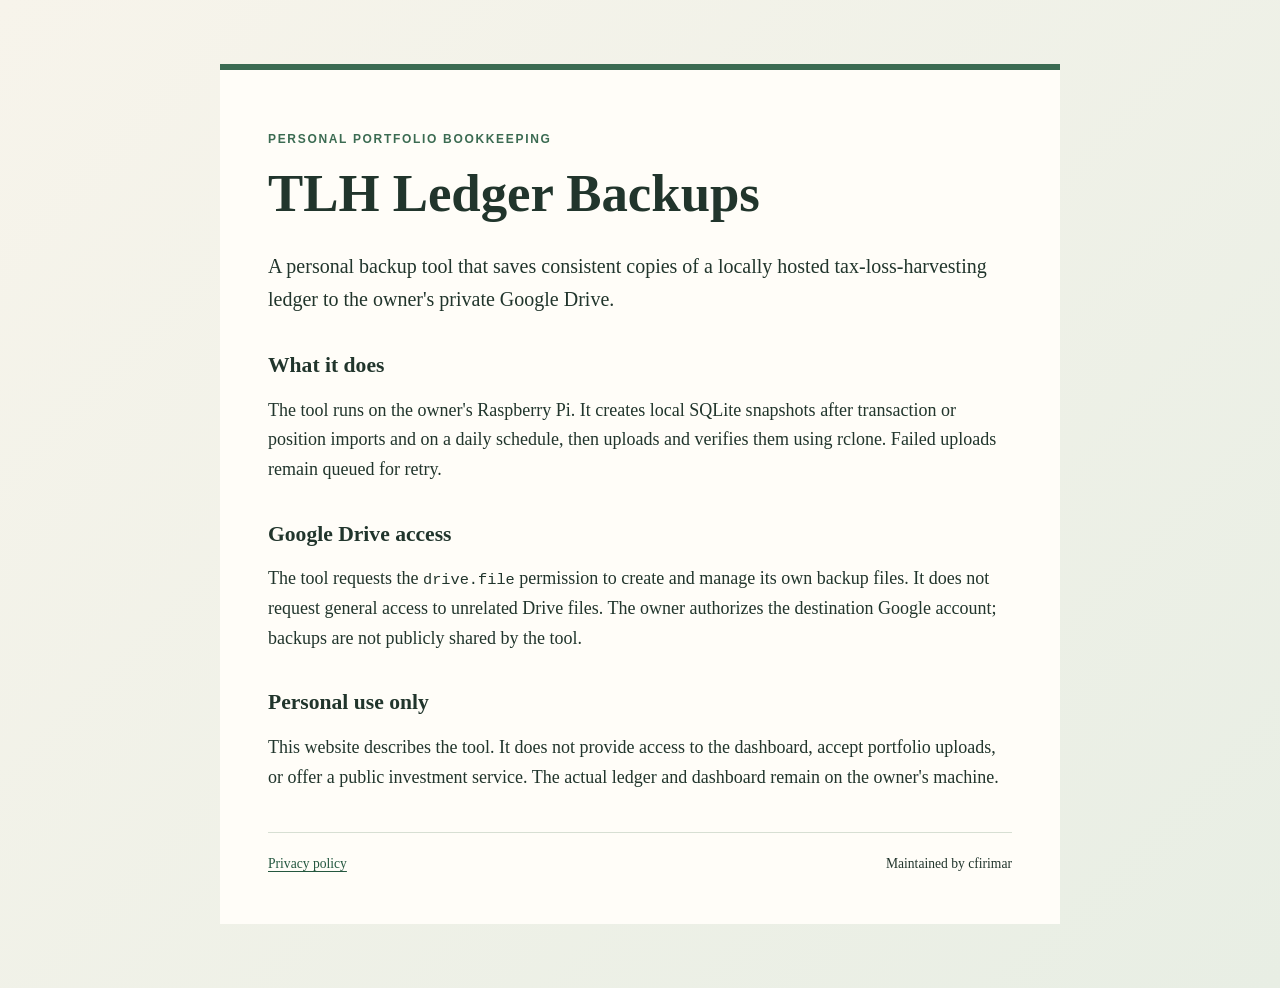
<file: index.html>
<!doctype html>
<html lang="en">
<meta charset="utf-8">
<meta name="viewport" content="width=device-width, initial-scale=1">
<title>TLH Ledger Backups</title>
<link rel="stylesheet" href="style.css">
<main>
  <p class="eyebrow">Personal portfolio bookkeeping</p>
  <h1>TLH Ledger Backups</h1>
  <p class="lead">A personal backup tool that saves consistent copies of a locally hosted tax-loss-harvesting ledger to the owner's private Google Drive.</p>
  <h2>What it does</h2>
  <p>The tool runs on the owner's Raspberry Pi. It creates local SQLite snapshots after transaction or position imports and on a daily schedule, then uploads and verifies them using rclone. Failed uploads remain queued for retry.</p>
  <h2>Google Drive access</h2>
  <p>The tool requests the <code>drive.file</code> permission to create and manage its own backup files. It does not request general access to unrelated Drive files. The owner authorizes the destination Google account; backups are not publicly shared by the tool.</p>
  <h2>Personal use only</h2>
  <p>This website describes the tool. It does not provide access to the dashboard, accept portfolio uploads, or offer a public investment service. The actual ledger and dashboard remain on the owner's machine.</p>
  <footer><a href="privacy.html">Privacy policy</a> <span>Maintained by cfirimar</span></footer>
</main>
</html>
</file>
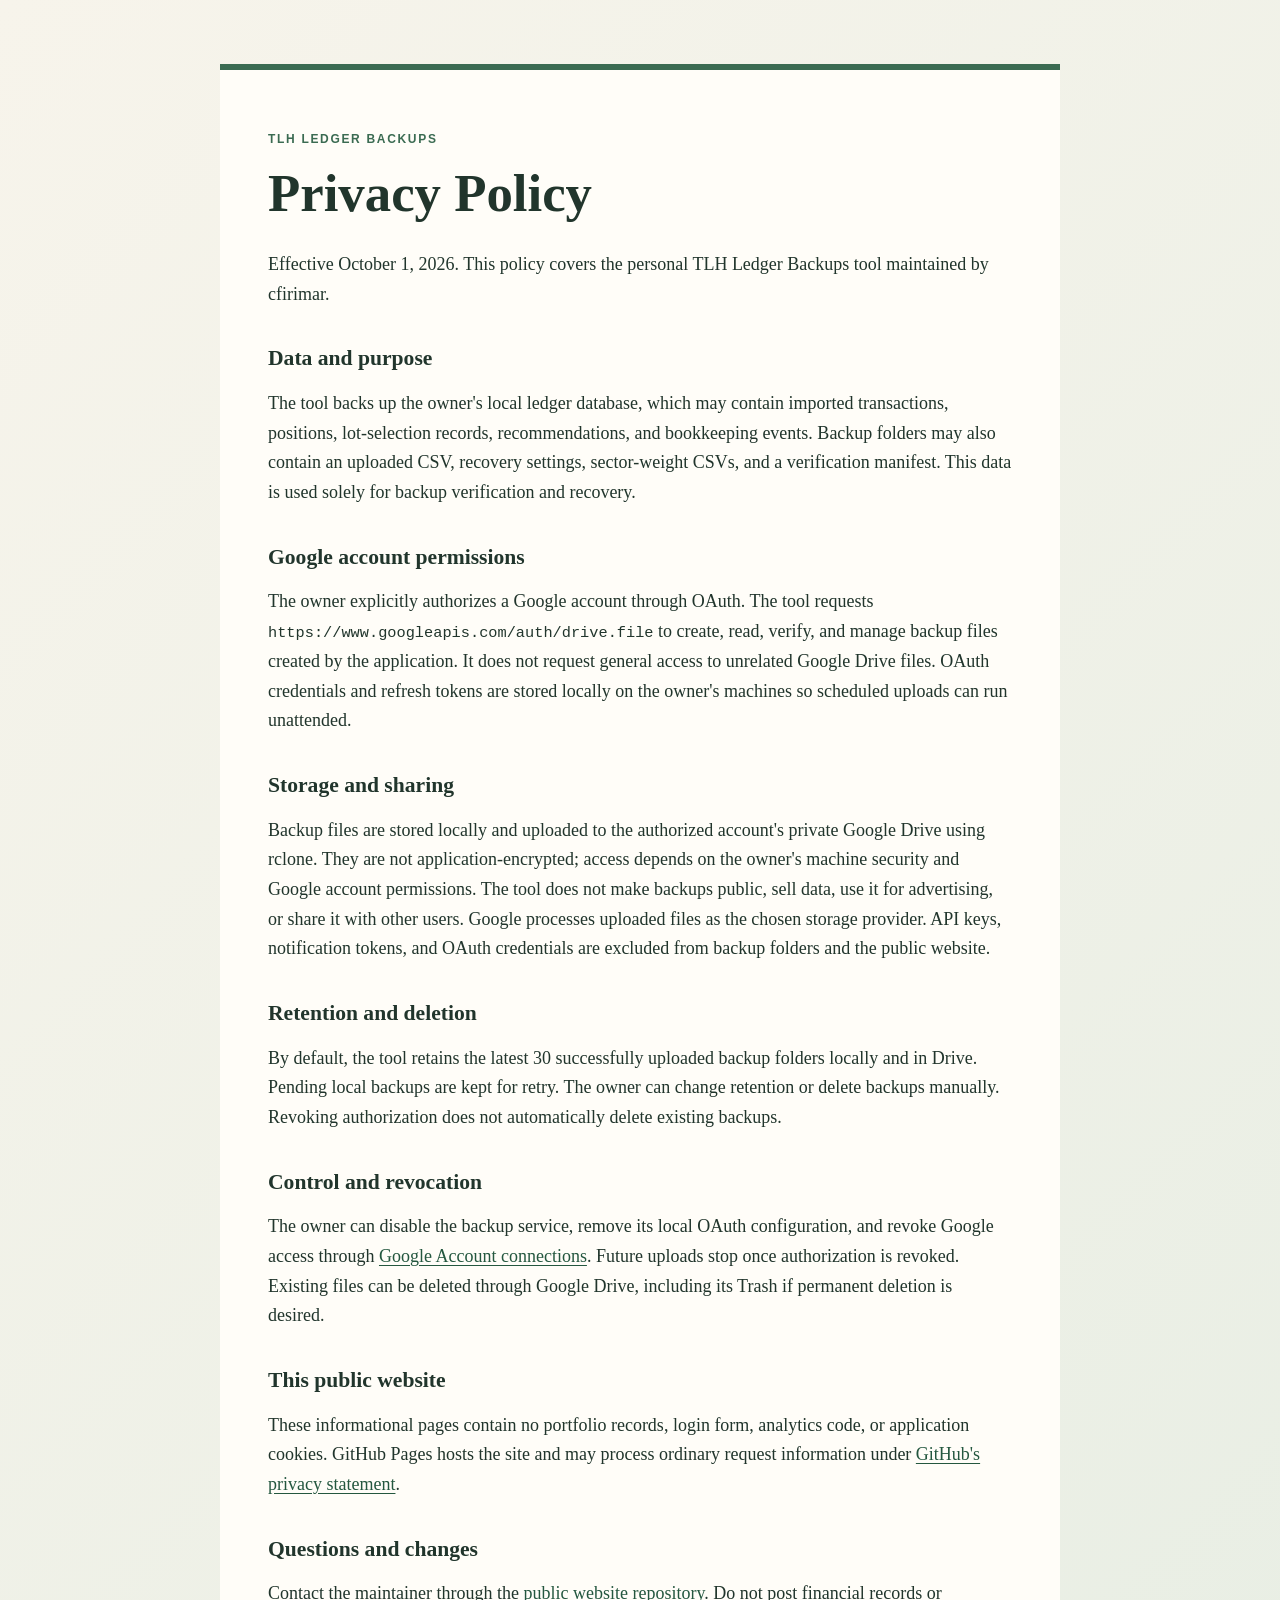
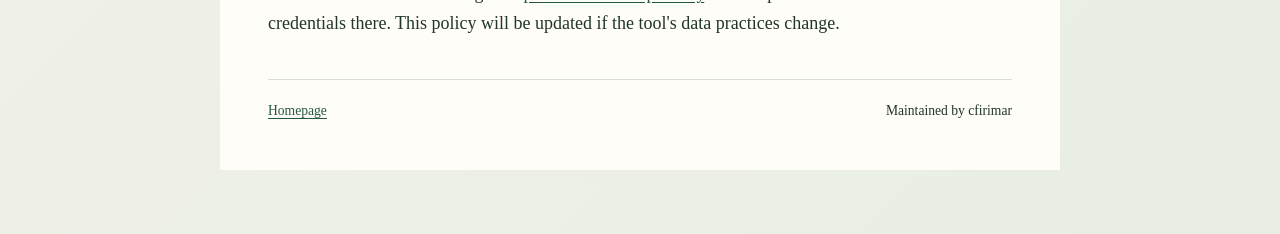
<file: privacy.html>
<!doctype html>
<html lang="en">
<meta charset="utf-8">
<meta name="viewport" content="width=device-width, initial-scale=1">
<title>Privacy Policy | TLH Ledger Backups</title>
<link rel="stylesheet" href="style.css">
<main>
  <p class="eyebrow">TLH Ledger Backups</p>
  <h1>Privacy Policy</h1>
  <p>Effective October 1, 2026. This policy covers the personal TLH Ledger Backups tool maintained by cfirimar.</p>
  <h2>Data and purpose</h2>
  <p>The tool backs up the owner's local ledger database, which may contain imported transactions, positions, lot-selection records, recommendations, and bookkeeping events. Backup folders may also contain an uploaded CSV, recovery settings, sector-weight CSVs, and a verification manifest. This data is used solely for backup verification and recovery.</p>
  <h2>Google account permissions</h2>
  <p>The owner explicitly authorizes a Google account through OAuth. The tool requests <code>https://www.googleapis.com/auth/drive.file</code> to create, read, verify, and manage backup files created by the application. It does not request general access to unrelated Google Drive files. OAuth credentials and refresh tokens are stored locally on the owner's machines so scheduled uploads can run unattended.</p>
  <h2>Storage and sharing</h2>
  <p>Backup files are stored locally and uploaded to the authorized account's private Google Drive using rclone. They are not application-encrypted; access depends on the owner's machine security and Google account permissions. The tool does not make backups public, sell data, use it for advertising, or share it with other users. Google processes uploaded files as the chosen storage provider. API keys, notification tokens, and OAuth credentials are excluded from backup folders and the public website.</p>
  <h2>Retention and deletion</h2>
  <p>By default, the tool retains the latest 30 successfully uploaded backup folders locally and in Drive. Pending local backups are kept for retry. The owner can change retention or delete backups manually. Revoking authorization does not automatically delete existing backups.</p>
  <h2>Control and revocation</h2>
  <p>The owner can disable the backup service, remove its local OAuth configuration, and revoke Google access through <a href="https://myaccount.google.com/connections">Google Account connections</a>. Future uploads stop once authorization is revoked. Existing files can be deleted through Google Drive, including its Trash if permanent deletion is desired.</p>
  <h2>This public website</h2>
  <p>These informational pages contain no portfolio records, login form, analytics code, or application cookies. GitHub Pages hosts the site and may process ordinary request information under <a href="https://docs.github.com/en/site-policy/privacy-policies/github-general-privacy-statement">GitHub's privacy statement</a>.</p>
  <h2>Questions and changes</h2>
  <p>Contact the maintainer through the <a href="https://github.com/cfirimar/tlh-backup-info/issues">public website repository</a>. Do not post financial records or credentials there. This policy will be updated if the tool's data practices change.</p>
  <footer><a href="index.html">Homepage</a> <span>Maintained by cfirimar</span></footer>
</main>
</html>
</file>
<file: style.css>
:root { color-scheme: light; --ink: #21352c; --paper: #f7f4eb; --accent: #3b6b52; }
* { box-sizing: border-box; }
body { margin: 0; background: linear-gradient(135deg, var(--paper), #e8eee4); color: var(--ink); font: 18px/1.65 Georgia, serif; }
main { max-width: 840px; margin: 64px auto; padding: 48px; background: #fffdf8; border-top: 6px solid var(--accent); }
h1 { font-size: clamp(2rem, 6vw, 3.3rem); line-height: 1.1; margin: 16px 0 28px; }
h2 { font-size: 1.35rem; margin: 32px 0 8px; }
p { margin: 12px 0; }
.eyebrow { font: bold 12px/1.5 Verdana, sans-serif; text-transform: uppercase; letter-spacing: .14em; color: var(--accent); }
.lead { font-size: 1.25rem; }
a { color: #24573f; text-underline-offset: 3px; }
code { font-size: .85em; overflow-wrap: anywhere; }
footer { margin-top: 40px; padding-top: 20px; border-top: 1px solid #d7dfd3; display: flex; justify-content: space-between; gap: 16px; font-size: .85rem; }
@media (max-width: 600px) { main { margin: 20px 12px; padding: 24px; } footer { flex-wrap: wrap; } }
</file>
